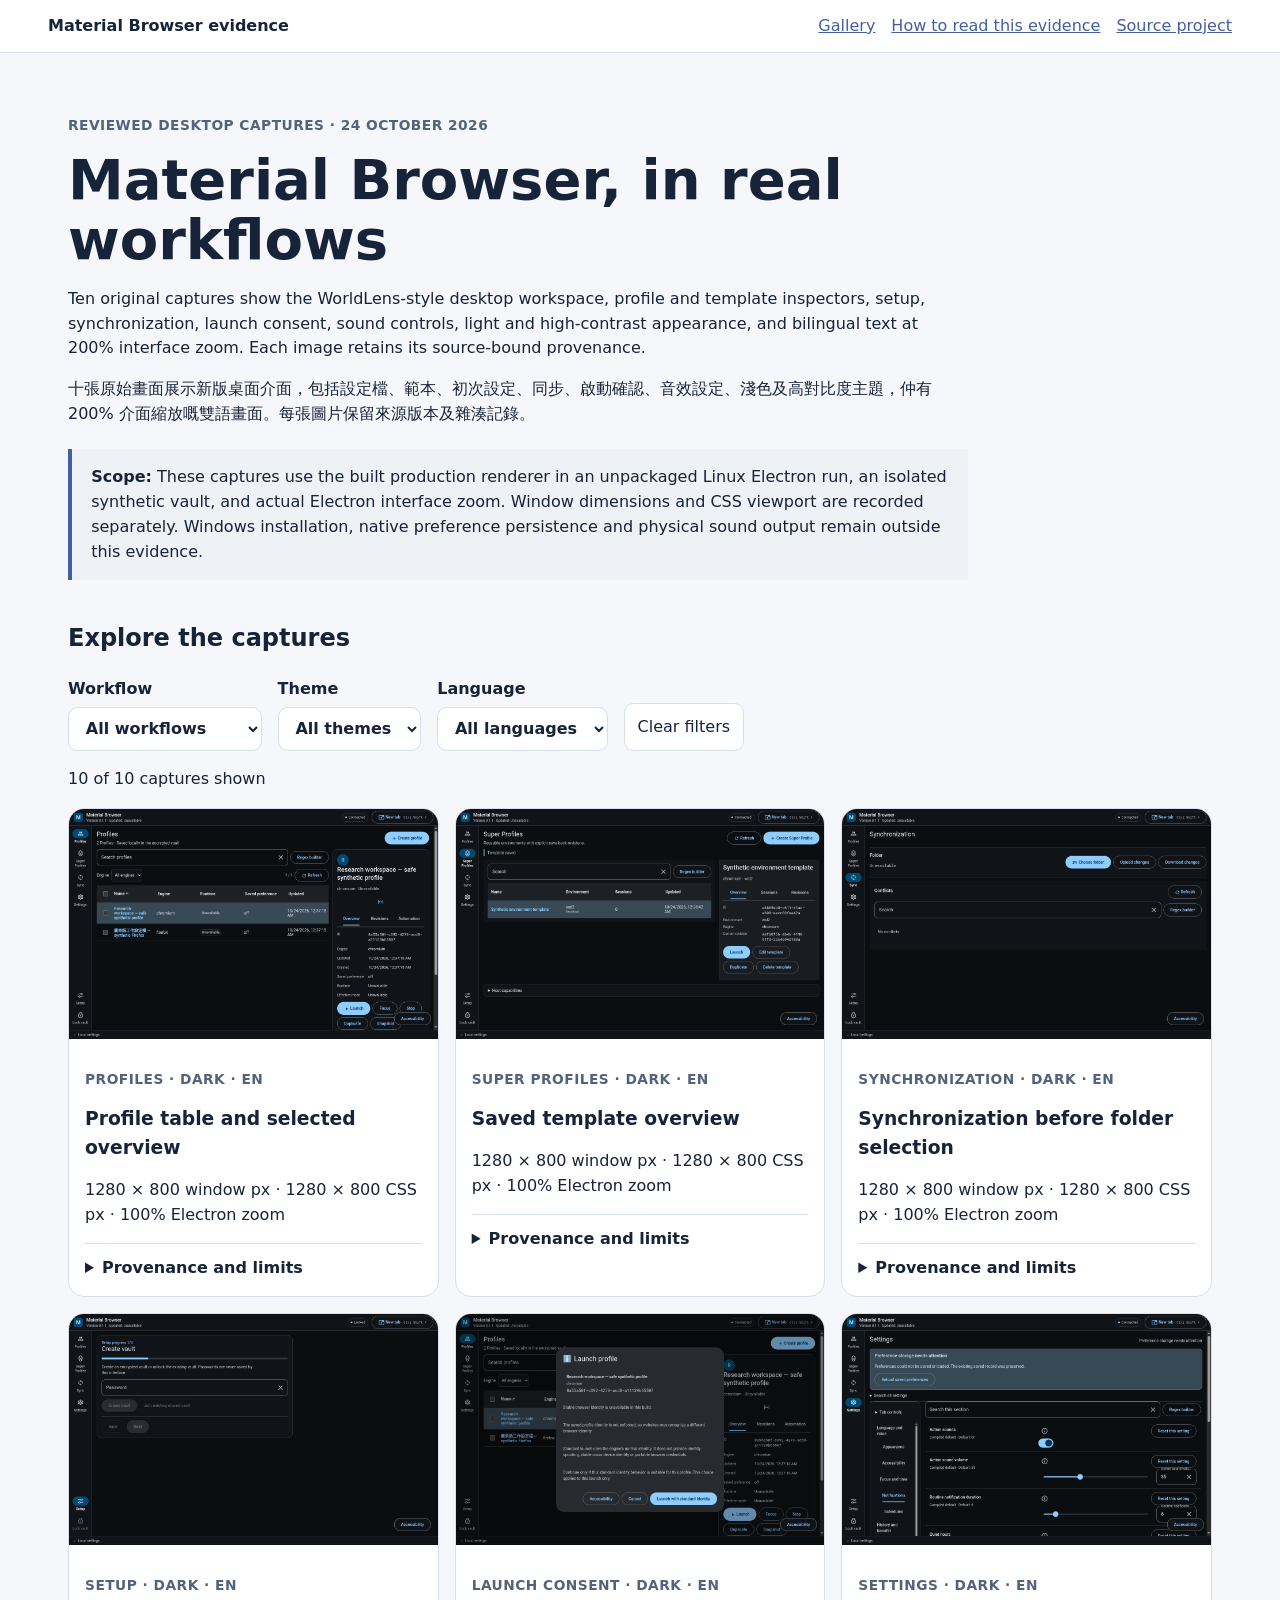
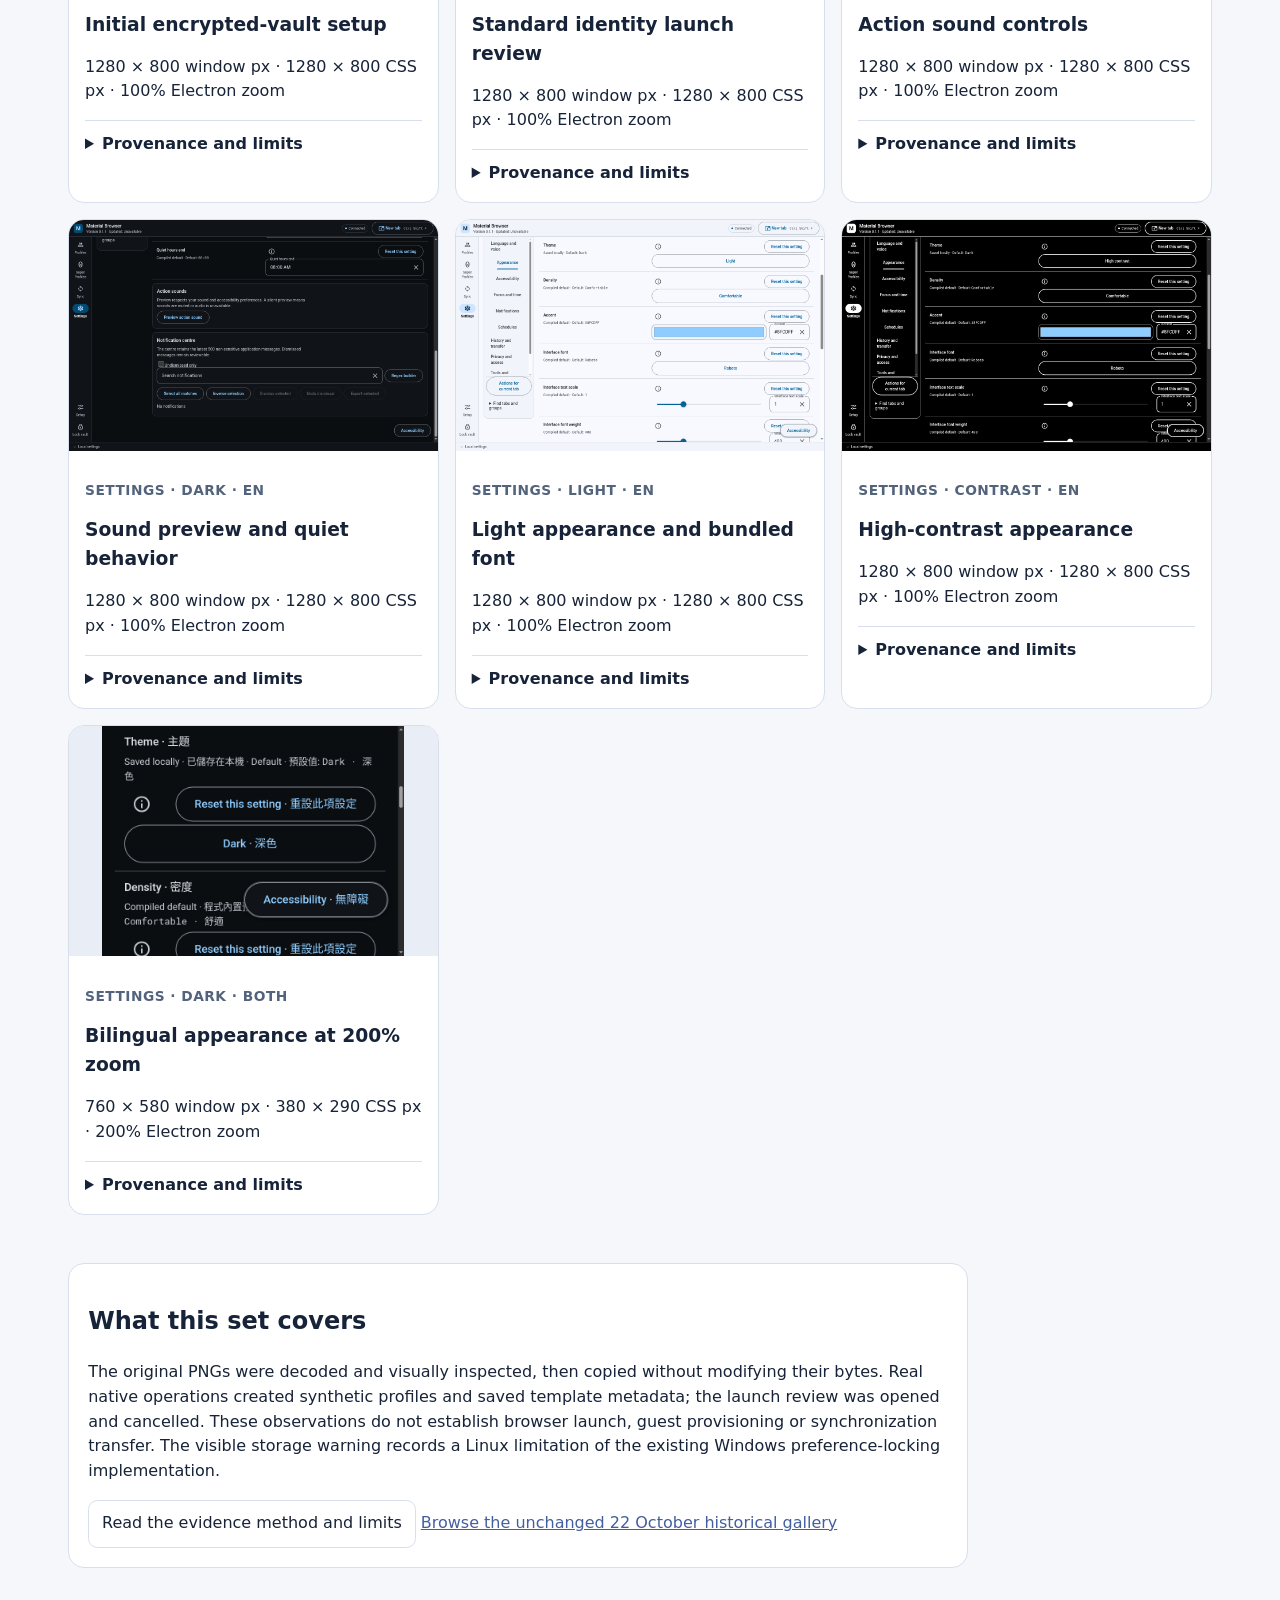
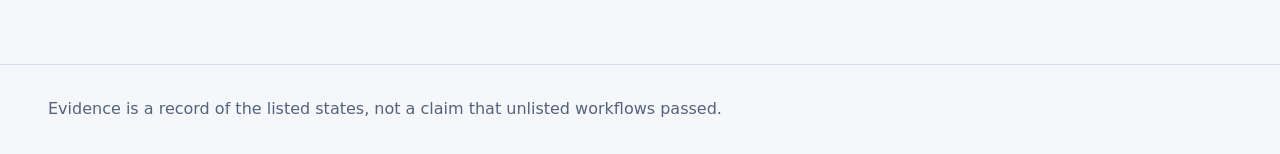
<file: public/index.html>
<!doctype html>
<html lang="en">
<head>
  <meta charset="utf-8">
  <meta name="viewport" content="width=device-width, initial-scale=1">
  <meta name="description" content="Ten reviewed WorldLens-style Material Browser interface captures with source-bound provenance and clear verification limits.">
  <title>Material Browser evidence</title>
  <link rel="stylesheet" href="styles.css">
</head>
<body>
<header class="topbar"><a class="brand" href="./">Material Browser evidence</a><nav aria-label="Main navigation"><a href="./">Gallery</a><a href="evidence.html">How to read this evidence</a><a href="https://github.com/Ding-Ding-Projects/material-browser">Source project</a></nav></header>
<main>
  <section class="intro" aria-labelledby="page-title">
    <p class="eyebrow">Reviewed desktop captures · 24 October 2026</p>
    <h1 id="page-title">Material Browser, in real workflows</h1>
    <p>Ten original captures show the WorldLens-style desktop workspace, profile and template inspectors, setup, synchronization, launch consent, sound controls, light and high-contrast appearance, and bilingual text at 200% interface zoom. Each image retains its source-bound provenance.</p>
    <p lang="zh-Hant">十張原始畫面展示新版桌面介面，包括設定檔、範本、初次設定、同步、啟動確認、音效設定、淺色及高對比度主題，仲有 200% 介面縮放嘅雙語畫面。每張圖片保留來源版本及雜湊記錄。</p>
    <div class="callout"><strong>Scope:</strong> These captures use the built production renderer in an unpackaged Linux Electron run, an isolated synthetic vault, and actual Electron interface zoom. Window dimensions and CSS viewport are recorded separately. Windows installation, native preference persistence and physical sound output remain outside this evidence.</div>
  </section>
  <section class="filters" aria-labelledby="filter-title">
    <h2 id="filter-title">Explore the captures</h2>
    <div class="filter-row">
      <label>Workflow <select id="surface-filter"><option value="">All workflows</option></select></label>
      <label>Theme <select id="theme-filter"><option value="">All themes</option></select></label>
      <label>Language <select id="language-filter"><option value="">All languages</option></select></label>
      <button id="clear-filters" type="button">Clear filters</button>
    </div>
    <p id="result-count" aria-live="polite"></p>
  </section>
  <section id="gallery" class="gallery" aria-label="Reviewed interface captures"></section>
  <section class="method"><h2>What this set covers</h2><p>The original PNGs were decoded and visually inspected, then copied without modifying their bytes. Real native operations created synthetic profiles and saved template metadata; the launch review was opened and cancelled. These observations do not establish browser launch, guest provisioning or synchronization transfer. The visible storage warning records a Linux limitation of the existing Windows preference-locking implementation.</p><a class="button-link" href="evidence.html">Read the evidence method and limits</a> <a href="archive/2026-10-22/">Browse the unchanged 22 October historical gallery</a></section>
</main>
<footer><p>Evidence is a record of the listed states, not a claim that unlisted workflows passed.</p></footer>
<script src="gallery.js" defer></script>
</body>
</html>
</file>
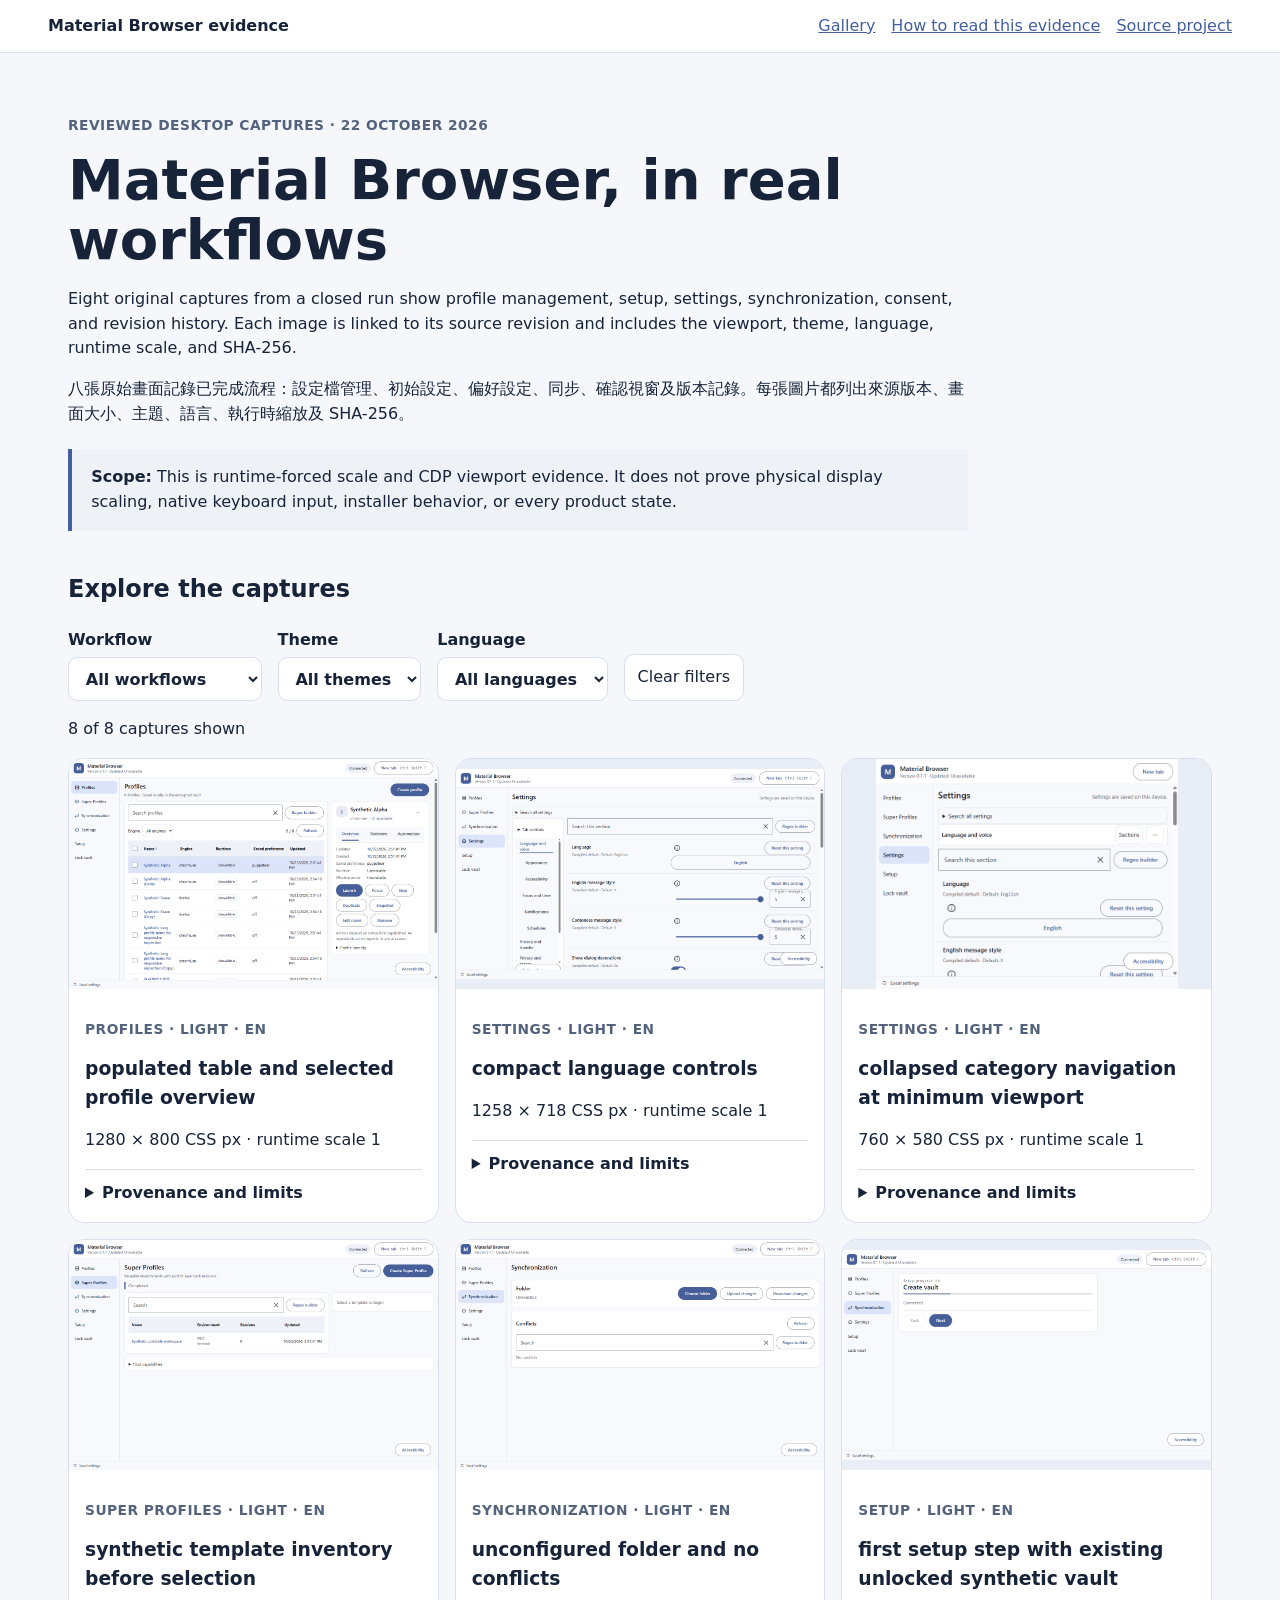
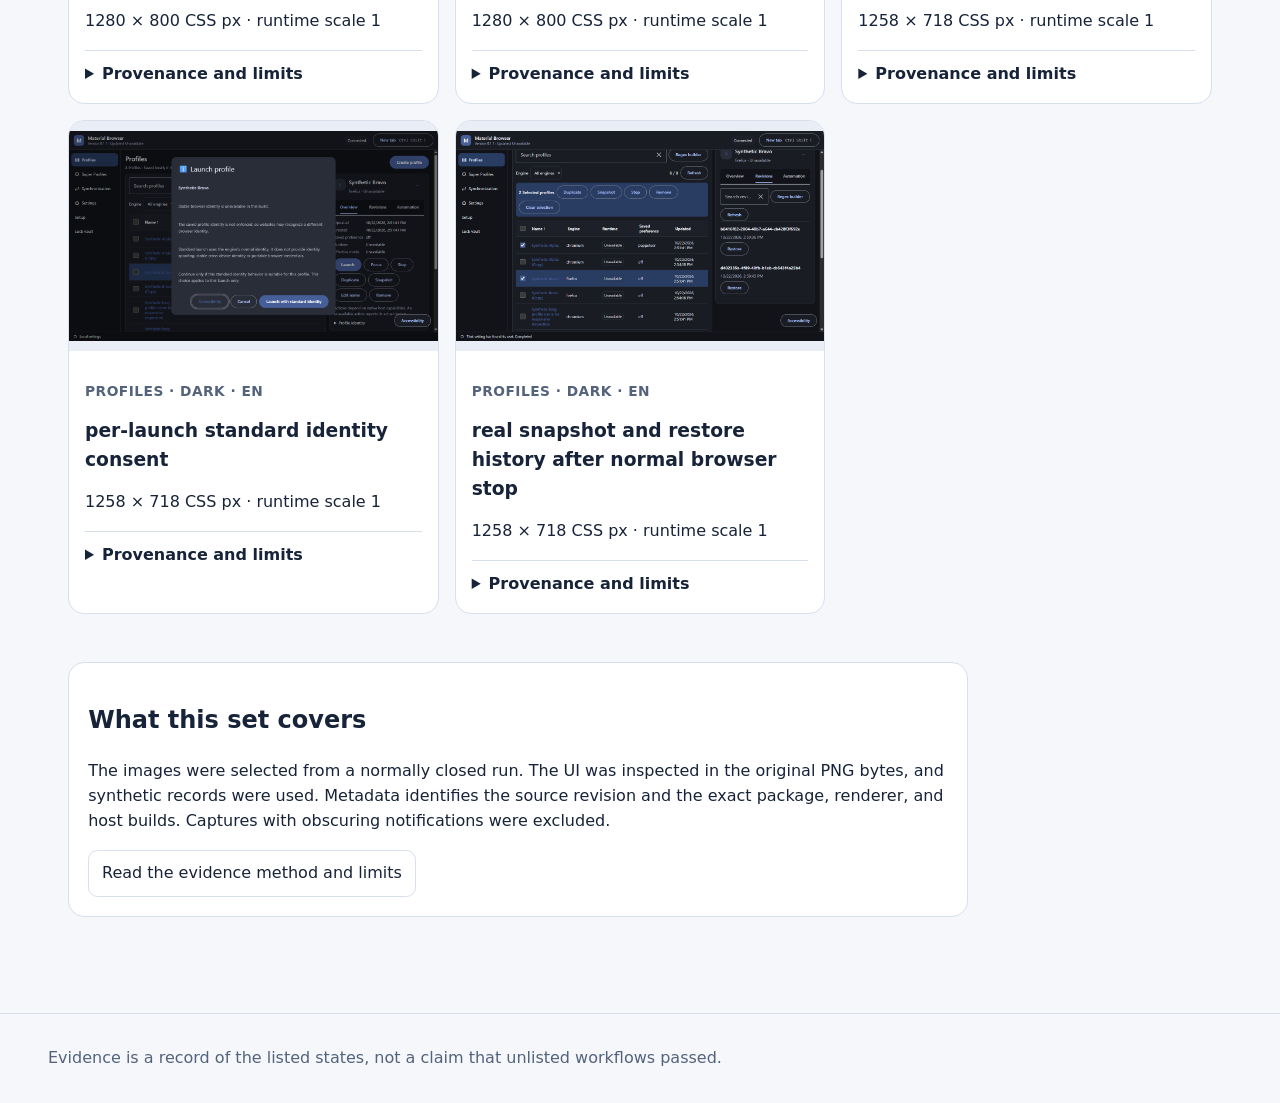
<file: public/archive/2026-10-22/index.html>
<!doctype html>
<html lang="en">
<head>
  <meta charset="utf-8">
  <meta name="viewport" content="width=device-width, initial-scale=1">
  <meta name="description" content="Eight reviewed Material Browser interface captures with source-bound provenance and clear verification limits.">
  <title>Material Browser evidence</title>
  <link rel="stylesheet" href="styles.css">
</head>
<body>
<header class="topbar"><a class="brand" href="./">Material Browser evidence</a><nav aria-label="Main navigation"><a href="./">Gallery</a><a href="evidence.html">How to read this evidence</a><a href="https://github.com/Ding-Ding-Projects/material-browser">Source project</a></nav></header>
<main>
  <section class="intro" aria-labelledby="page-title">
    <p class="eyebrow">Reviewed desktop captures · 22 October 2026</p>
    <h1 id="page-title">Material Browser, in real workflows</h1>
    <p>Eight original captures from a closed run show profile management, setup, settings, synchronization, consent, and revision history. Each image is linked to its source revision and includes the viewport, theme, language, runtime scale, and SHA-256.</p>
    <p lang="zh-Hant">八張原始畫面記錄已完成流程：設定檔管理、初始設定、偏好設定、同步、確認視窗及版本記錄。每張圖片都列出來源版本、畫面大小、主題、語言、執行時縮放及 SHA-256。</p>
    <div class="callout"><strong>Scope:</strong> This is runtime-forced scale and CDP viewport evidence. It does not prove physical display scaling, native keyboard input, installer behavior, or every product state.</div>
  </section>
  <section class="filters" aria-labelledby="filter-title">
    <h2 id="filter-title">Explore the captures</h2>
    <div class="filter-row">
      <label>Workflow <select id="surface-filter"><option value="">All workflows</option></select></label>
      <label>Theme <select id="theme-filter"><option value="">All themes</option></select></label>
      <label>Language <select id="language-filter"><option value="">All languages</option></select></label>
      <button id="clear-filters" type="button">Clear filters</button>
    </div>
    <p id="result-count" aria-live="polite"></p>
  </section>
  <section id="gallery" class="gallery" aria-label="Reviewed interface captures"></section>
  <section class="method"><h2>What this set covers</h2><p>The images were selected from a normally closed run. The UI was inspected in the original PNG bytes, and synthetic records were used. Metadata identifies the source revision and the exact package, renderer, and host builds. Captures with obscuring notifications were excluded.</p><a class="button-link" href="evidence.html">Read the evidence method and limits</a></section>
</main>
<footer><p>Evidence is a record of the listed states, not a claim that unlisted workflows passed.</p></footer>
<script src="gallery.js" defer></script>
</body>
</html>
</file>
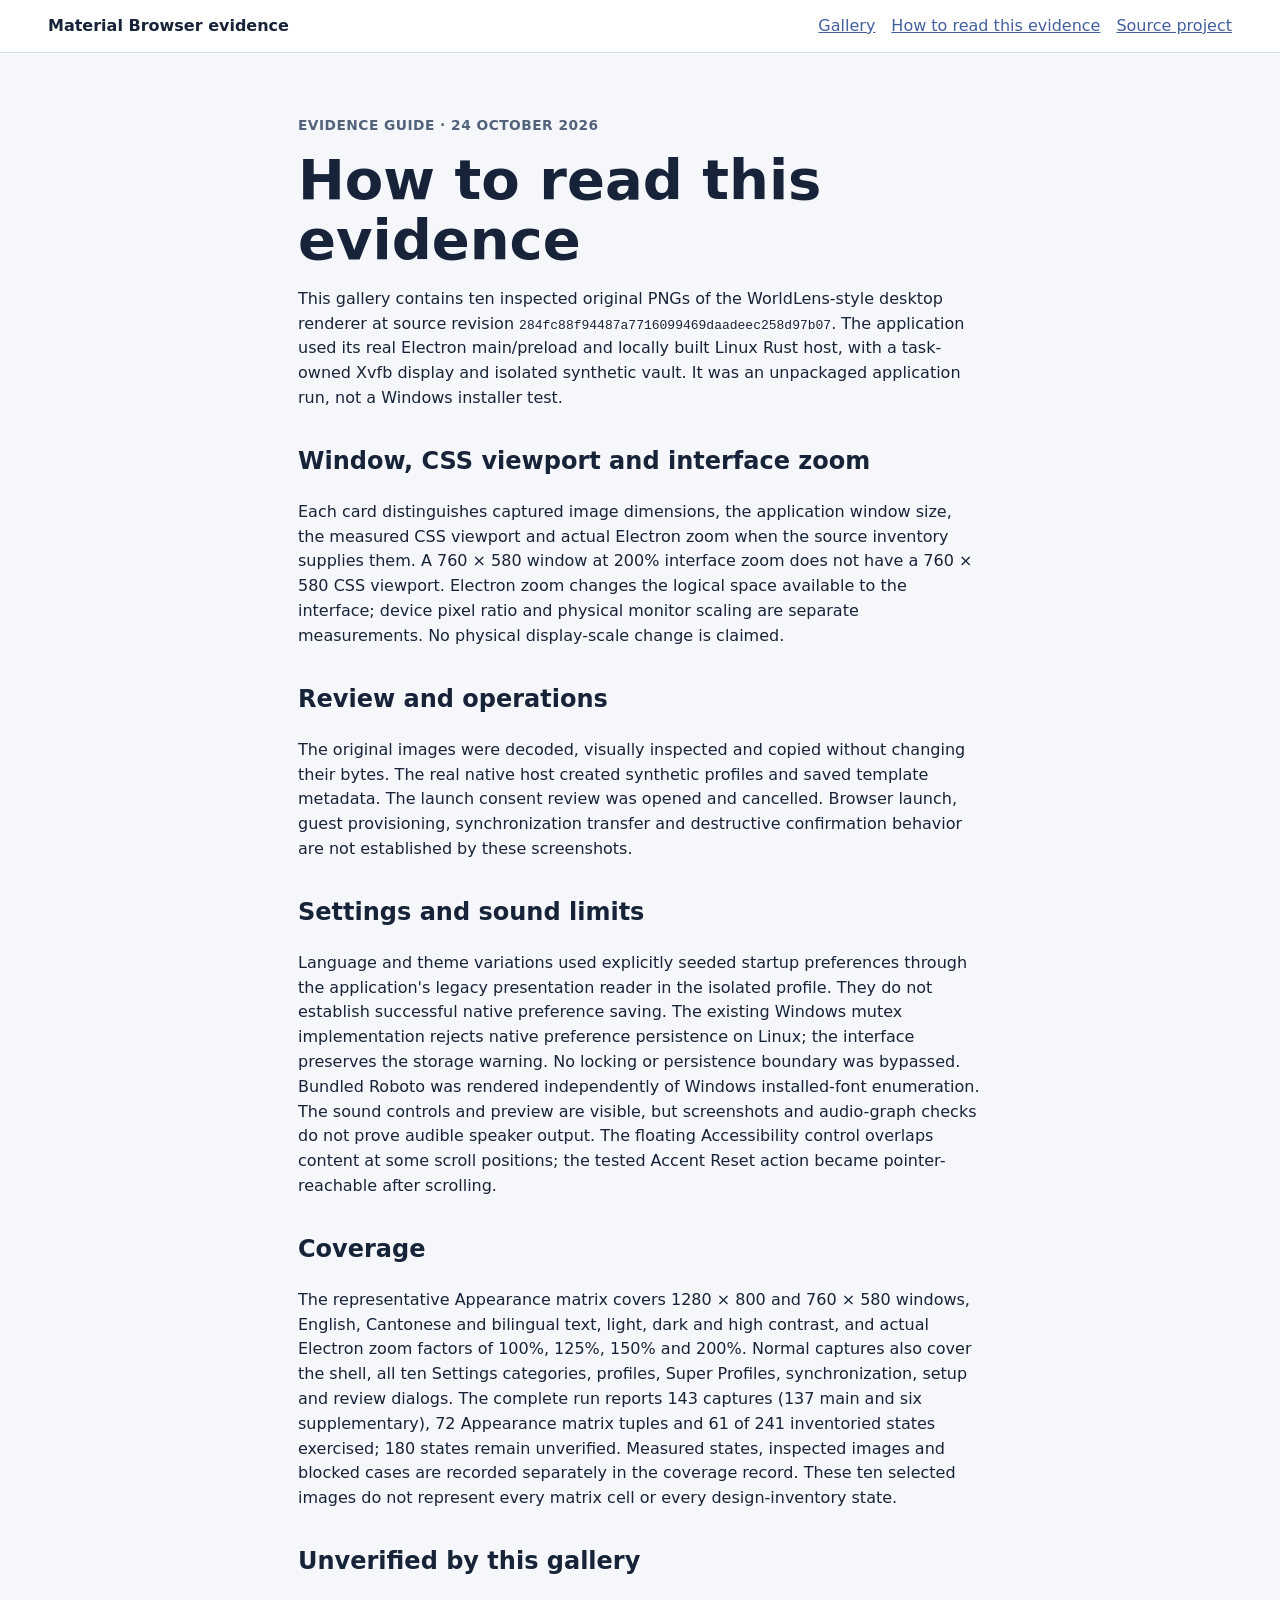
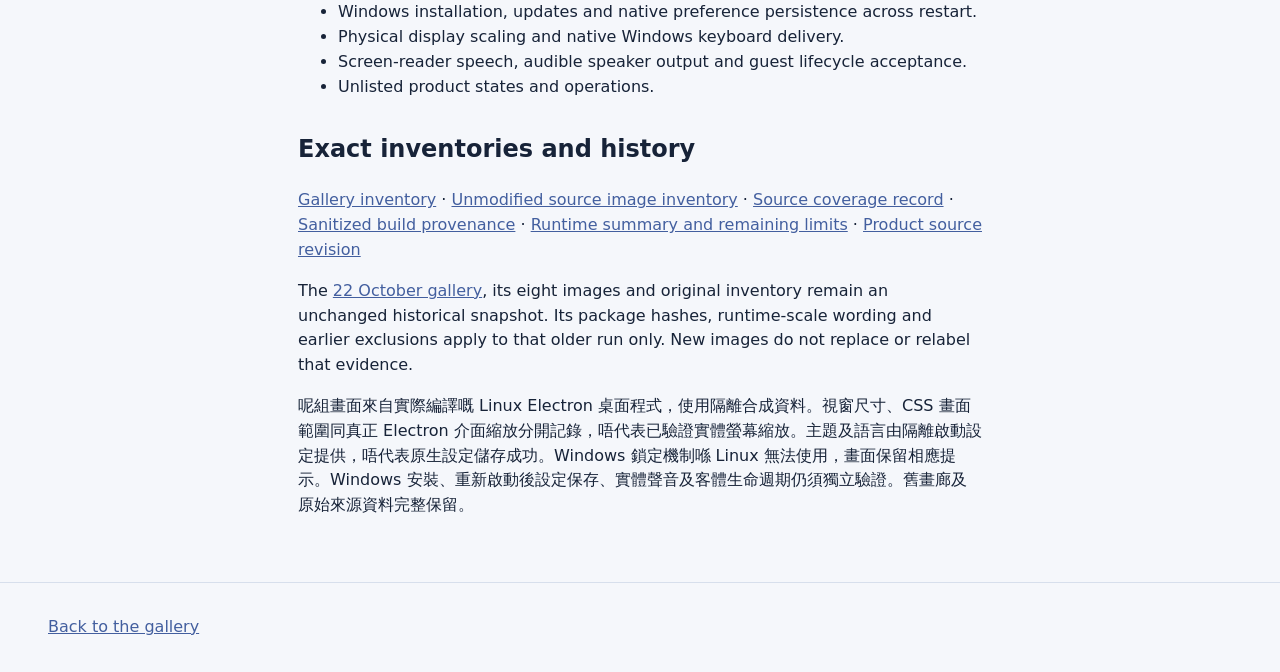
<file: public/evidence.html>
<!doctype html>
<html lang="en">
<head><meta charset="utf-8"><meta name="viewport" content="width=device-width, initial-scale=1"><title>Evidence method · Material Browser</title><link rel="stylesheet" href="styles.css"></head>
<body>
<header class="topbar"><a class="brand" href="./">Material Browser evidence</a><nav aria-label="Main navigation"><a href="./">Gallery</a><a href="evidence.html" aria-current="page">How to read this evidence</a><a href="https://github.com/Ding-Ding-Projects/material-browser">Source project</a></nav></header>
<main class="article">
  <p class="eyebrow">Evidence guide · 24 October 2026</p><h1>How to read this evidence</h1>
  <p>This gallery contains ten inspected original PNGs of the WorldLens-style desktop renderer at source revision <code>284fc88f94487a7716099469daadeec258d97b07</code>. The application used its real Electron main/preload and locally built Linux Rust host, with a task-owned Xvfb display and isolated synthetic vault. It was an unpackaged application run, not a Windows installer test.</p>
  <h2>Window, CSS viewport and interface zoom</h2><p>Each card distinguishes captured image dimensions, the application window size, the measured CSS viewport and actual Electron zoom when the source inventory supplies them. A 760 × 580 window at 200% interface zoom does not have a 760 × 580 CSS viewport. Electron zoom changes the logical space available to the interface; device pixel ratio and physical monitor scaling are separate measurements. No physical display-scale change is claimed.</p>
  <h2>Review and operations</h2><p>The original images were decoded, visually inspected and copied without changing their bytes. The real native host created synthetic profiles and saved template metadata. The launch consent review was opened and cancelled. Browser launch, guest provisioning, synchronization transfer and destructive confirmation behavior are not established by these screenshots.</p>
  <h2>Settings and sound limits</h2><p>Language and theme variations used explicitly seeded startup preferences through the application's legacy presentation reader in the isolated profile. They do not establish successful native preference saving. The existing Windows mutex implementation rejects native preference persistence on Linux; the interface preserves the storage warning. No locking or persistence boundary was bypassed. Bundled Roboto was rendered independently of Windows installed-font enumeration. The sound controls and preview are visible, but screenshots and audio-graph checks do not prove audible speaker output. The floating Accessibility control overlaps content at some scroll positions; the tested Accent Reset action became pointer-reachable after scrolling.</p>
  <h2>Coverage</h2><p>The representative Appearance matrix covers 1280 × 800 and 760 × 580 windows, English, Cantonese and bilingual text, light, dark and high contrast, and actual Electron zoom factors of 100%, 125%, 150% and 200%. Normal captures also cover the shell, all ten Settings categories, profiles, Super Profiles, synchronization, setup and review dialogs. The complete run reports 143 captures (137 main and six supplementary), 72 Appearance matrix tuples and 61 of 241 inventoried states exercised; 180 states remain unverified. Measured states, inspected images and blocked cases are recorded separately in the coverage record. These ten selected images do not represent every matrix cell or every design-inventory state.</p>
  <h2>Unverified by this gallery</h2><ul><li>Windows installation, updates and native preference persistence across restart.</li><li>Physical display scaling and native Windows keyboard delivery.</li><li>Screen-reader speech, audible speaker output and guest lifecycle acceptance.</li><li>Unlisted product states and operations.</li></ul>
  <h2>Exact inventories and history</h2><p><a href="evidence.json">Gallery inventory</a> · <a href="worldlens-inventory.json">Unmodified source image inventory</a> · <a href="worldlens-coverage.json">Source coverage record</a> · <a href="worldlens-provenance.json">Sanitized build provenance</a> · <a href="worldlens-runtime-summary.json">Runtime summary and remaining limits</a> · <a href="https://github.com/Ding-Ding-Projects/material-browser/tree/284fc88f94487a7716099469daadeec258d97b07">Product source revision</a></p>
  <p>The <a href="archive/2026-10-22/">22 October gallery</a>, its eight images and original inventory remain an unchanged historical snapshot. Its package hashes, runtime-scale wording and earlier exclusions apply to that older run only. New images do not replace or relabel that evidence.</p>
  <p lang="zh-Hant">呢組畫面來自實際編譯嘅 Linux Electron 桌面程式，使用隔離合成資料。視窗尺寸、CSS 畫面範圍同真正 Electron 介面縮放分開記錄，唔代表已驗證實體螢幕縮放。主題及語言由隔離啟動設定提供，唔代表原生設定儲存成功。Windows 鎖定機制喺 Linux 無法使用，畫面保留相應提示。Windows 安裝、重新啟動後設定保存、實體聲音及客體生命週期仍須獨立驗證。舊畫廊及原始來源資料完整保留。</p>
</main><footer><p><a href="./">Back to the gallery</a></p></footer>
</body></html>
</file>
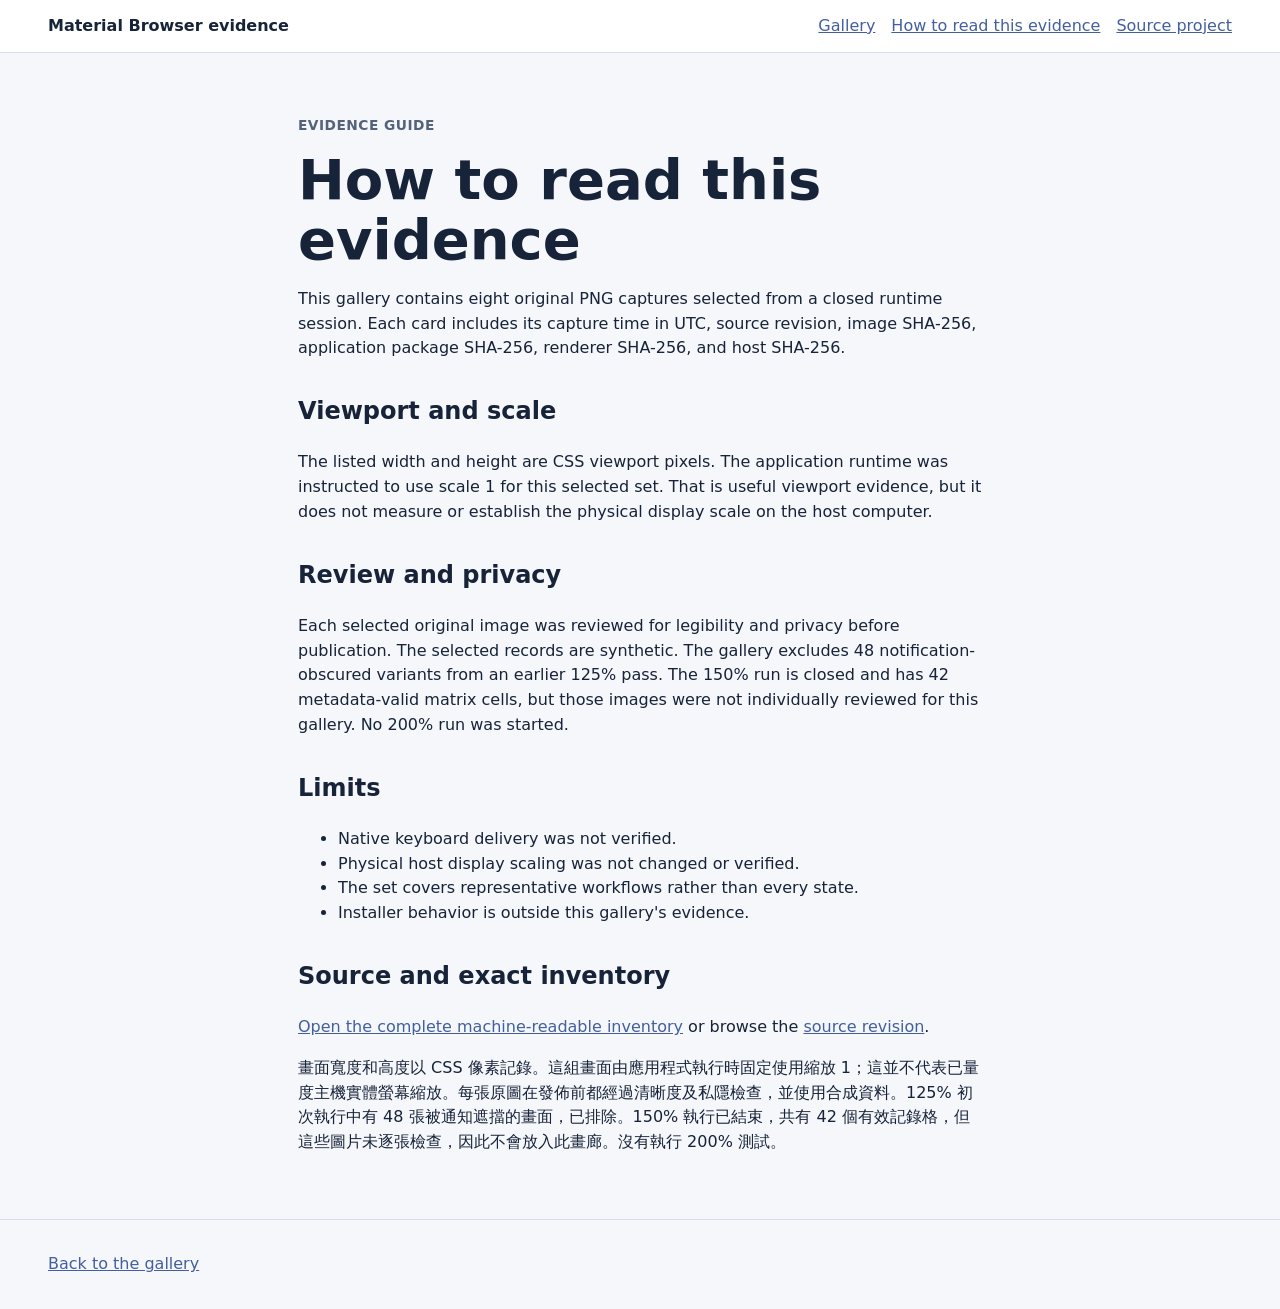
<file: public/archive/2026-10-22/evidence.html>
<!doctype html>
<html lang="en">
<head><meta charset="utf-8"><meta name="viewport" content="width=device-width, initial-scale=1"><title>Evidence method · Material Browser</title><link rel="stylesheet" href="styles.css"></head>
<body>
<header class="topbar"><a class="brand" href="./">Material Browser evidence</a><nav aria-label="Main navigation"><a href="./">Gallery</a><a href="evidence.html" aria-current="page">How to read this evidence</a><a href="https://github.com/Ding-Ding-Projects/material-browser">Source project</a></nav></header>
<main class="article">
  <p class="eyebrow">Evidence guide</p><h1>How to read this evidence</h1>
  <p>This gallery contains eight original PNG captures selected from a closed runtime session. Each card includes its capture time in UTC, source revision, image SHA-256, application package SHA-256, renderer SHA-256, and host SHA-256.</p>
  <h2>Viewport and scale</h2><p>The listed width and height are CSS viewport pixels. The application runtime was instructed to use scale 1 for this selected set. That is useful viewport evidence, but it does not measure or establish the physical display scale on the host computer.</p>
  <h2>Review and privacy</h2><p>Each selected original image was reviewed for legibility and privacy before publication. The selected records are synthetic. The gallery excludes 48 notification-obscured variants from an earlier 125% pass. The 150% run is closed and has 42 metadata-valid matrix cells, but those images were not individually reviewed for this gallery. No 200% run was started.</p>
  <h2>Limits</h2><ul><li>Native keyboard delivery was not verified.</li><li>Physical host display scaling was not changed or verified.</li><li>The set covers representative workflows rather than every state.</li><li>Installer behavior is outside this gallery's evidence.</li></ul>
  <h2>Source and exact inventory</h2><p><a href="evidence.json">Open the complete machine-readable inventory</a> or browse the <a href="https://github.com/Ding-Ding-Projects/material-browser/tree/baa9512ecbc2727929547059f3b5d95f7cde989f">source revision</a>.</p>
  <p lang="zh-Hant">畫面寬度和高度以 CSS 像素記錄。這組畫面由應用程式執行時固定使用縮放 1；這並不代表已量度主機實體螢幕縮放。每張原圖在發佈前都經過清晰度及私隱檢查，並使用合成資料。125% 初次執行中有 48 張被通知遮擋的畫面，已排除。150% 執行已結束，共有 42 個有效記錄格，但這些圖片未逐張檢查，因此不會放入此畫廊。沒有執行 200% 測試。</p>
</main><footer><p><a href="./">Back to the gallery</a></p></footer>
</body></html>
</file>
<file: public/styles.css>
:root{color-scheme:light dark;--bg:#f5f7fb;--panel:#fff;--ink:#172338;--muted:#53637c;--line:#d7dfec;--accent:#435f9f;--focus:#b34800;font-family:system-ui,-apple-system,"Segoe UI",sans-serif}*{box-sizing:border-box}body{margin:0;background:var(--bg);color:var(--ink);line-height:1.55}.topbar{display:flex;justify-content:space-between;align-items:center;gap:1rem;padding:.85rem clamp(1rem,4vw,3rem);background:var(--panel);border-bottom:1px solid var(--line)}.brand{font-weight:750;text-decoration:none;color:var(--ink)}nav{display:flex;gap:1rem;flex-wrap:wrap}a{color:var(--accent)}a:focus-visible,button:focus-visible,select:focus-visible,summary:focus-visible{outline:3px solid var(--focus);outline-offset:3px}main{max-width:1240px;margin:auto;padding:clamp(1.2rem,4vw,3rem)}.intro,.filters,.method,.article{max-width:900px}.intro h1,.article h1{font-size:clamp(2rem,5vw,3.5rem);line-height:1.08;margin:.3rem 0 1rem}.eyebrow{color:var(--muted);font-size:.86rem;font-weight:650;letter-spacing:.035em;text-transform:uppercase}.callout{padding:1rem 1.2rem;border-left:4px solid var(--accent);background:color-mix(in srgb,var(--accent) 9%,var(--panel));margin:1.4rem 0}.filters{margin:2.5rem 0 1rem}.filter-row{display:flex;align-items:end;gap:1rem;flex-wrap:wrap}.filter-row label{display:grid;gap:.3rem;font-weight:650}.filter-row select,button,.button-link{font:inherit;border:1px solid var(--line);border-radius:.6rem;padding:.65rem .8rem;background:var(--panel);color:var(--ink)}button,.button-link{cursor:pointer}.button-link{display:inline-block;text-decoration:none}.gallery{display:grid;grid-template-columns:repeat(auto-fit,minmax(min(100%,360px),1fr));gap:1rem}.card{background:var(--panel);border:1px solid var(--line);border-radius:1rem;overflow:hidden}.image-link{display:block;background:#e8edf6}.card img{display:block;width:100%;height:auto;aspect-ratio:16/10;object-fit:contain}.card-body{padding:1rem}.card h3{margin:.2rem 0}.card details{border-top:1px solid var(--line);padding-top:.7rem}.card summary{cursor:pointer;font-weight:650}.card dl{display:grid;grid-template-columns:minmax(7rem,auto) 1fr;gap:.45rem .8rem;font-size:.88rem;overflow-wrap:anywhere}.card dt{font-weight:700}.card dd{margin:0}.method{margin:3rem 0;padding:1.2rem;border:1px solid var(--line);border-radius:1rem;background:var(--panel)}.article{max-width:780px}.article h2{margin-top:2rem}footer{padding:1rem clamp(1rem,4vw,3rem);border-top:1px solid var(--line);color:var(--muted)}@media(max-width:600px){.topbar{align-items:flex-start;flex-direction:column}.filter-row>*{width:100%}.card dl{grid-template-columns:1fr}.card dd{margin-bottom:.5rem}}@media(prefers-reduced-motion:reduce){*,*::before,*::after{scroll-behavior:auto!important;animation-duration:.01ms!important;transition-duration:.01ms!important}}@media(prefers-color-scheme:dark){:root{--bg:#111722;--panel:#1a2332;--ink:#edf2fa;--muted:#aab8cd;--line:#3b475a;--accent:#a9c0ff;--focus:#ffc06f}.image-link{background:#202a3a}}

/* Long source revisions remain readable in the evidence guide at narrow widths. */
.article code{overflow-wrap:anywhere}
</file>
<file: public/archive/2026-10-22/styles.css>
:root{color-scheme:light dark;--bg:#f5f7fb;--panel:#fff;--ink:#172338;--muted:#53637c;--line:#d7dfec;--accent:#435f9f;--focus:#b34800;font-family:system-ui,-apple-system,"Segoe UI",sans-serif}*{box-sizing:border-box}body{margin:0;background:var(--bg);color:var(--ink);line-height:1.55}.topbar{display:flex;justify-content:space-between;align-items:center;gap:1rem;padding:.85rem clamp(1rem,4vw,3rem);background:var(--panel);border-bottom:1px solid var(--line)}.brand{font-weight:750;text-decoration:none;color:var(--ink)}nav{display:flex;gap:1rem;flex-wrap:wrap}a{color:var(--accent)}a:focus-visible,button:focus-visible,select:focus-visible,summary:focus-visible{outline:3px solid var(--focus);outline-offset:3px}main{max-width:1240px;margin:auto;padding:clamp(1.2rem,4vw,3rem)}.intro,.filters,.method,.article{max-width:900px}.intro h1,.article h1{font-size:clamp(2rem,5vw,3.5rem);line-height:1.08;margin:.3rem 0 1rem}.eyebrow{color:var(--muted);font-size:.86rem;font-weight:650;letter-spacing:.035em;text-transform:uppercase}.callout{padding:1rem 1.2rem;border-left:4px solid var(--accent);background:color-mix(in srgb,var(--accent) 9%,var(--panel));margin:1.4rem 0}.filters{margin:2.5rem 0 1rem}.filter-row{display:flex;align-items:end;gap:1rem;flex-wrap:wrap}.filter-row label{display:grid;gap:.3rem;font-weight:650}.filter-row select,button,.button-link{font:inherit;border:1px solid var(--line);border-radius:.6rem;padding:.65rem .8rem;background:var(--panel);color:var(--ink)}button,.button-link{cursor:pointer}.button-link{display:inline-block;text-decoration:none}.gallery{display:grid;grid-template-columns:repeat(auto-fit,minmax(min(100%,360px),1fr));gap:1rem}.card{background:var(--panel);border:1px solid var(--line);border-radius:1rem;overflow:hidden}.image-link{display:block;background:#e8edf6}.card img{display:block;width:100%;height:auto;aspect-ratio:16/10;object-fit:contain}.card-body{padding:1rem}.card h3{margin:.2rem 0}.card details{border-top:1px solid var(--line);padding-top:.7rem}.card summary{cursor:pointer;font-weight:650}.card dl{display:grid;grid-template-columns:minmax(7rem,auto) 1fr;gap:.45rem .8rem;font-size:.88rem;overflow-wrap:anywhere}.card dt{font-weight:700}.card dd{margin:0}.method{margin:3rem 0;padding:1.2rem;border:1px solid var(--line);border-radius:1rem;background:var(--panel)}.article{max-width:780px}.article h2{margin-top:2rem}footer{padding:1rem clamp(1rem,4vw,3rem);border-top:1px solid var(--line);color:var(--muted)}@media(max-width:600px){.topbar{align-items:flex-start;flex-direction:column}.filter-row>*{width:100%}.card dl{grid-template-columns:1fr}.card dd{margin-bottom:.5rem}}@media(prefers-reduced-motion:reduce){*,*::before,*::after{scroll-behavior:auto!important;animation-duration:.01ms!important;transition-duration:.01ms!important}}@media(prefers-color-scheme:dark){:root{--bg:#111722;--panel:#1a2332;--ink:#edf2fa;--muted:#aab8cd;--line:#3b475a;--accent:#a9c0ff;--focus:#ffc06f}.image-link{background:#202a3a}}
</file>
